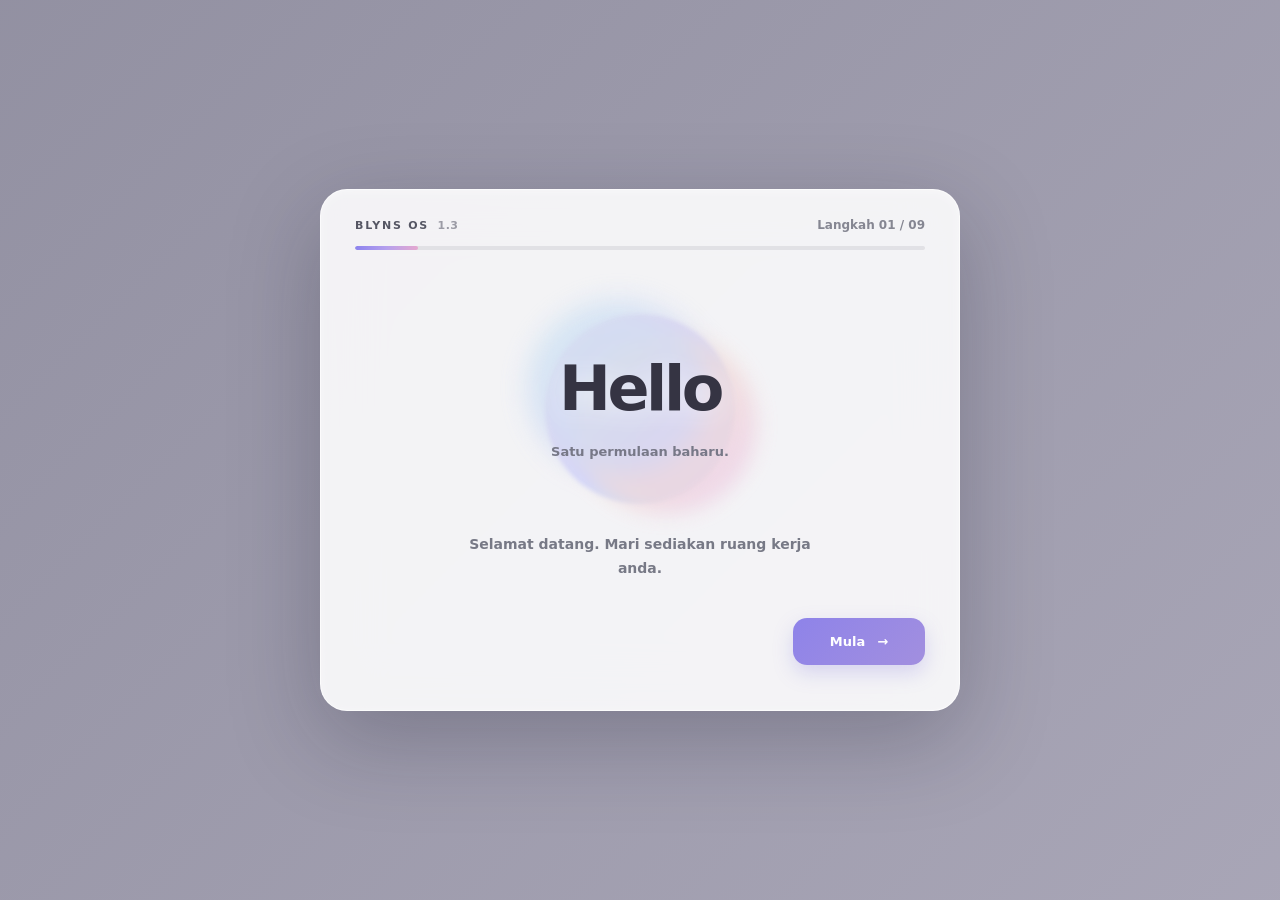
<file: Setup/Index.html>
<!DOCTYPE html>
<html lang="ms">
<head>
  <meta charset="utf-8">
  <meta name="viewport" content="width=device-width, initial-scale=1, viewport-fit=cover">
  <meta name="theme-color" content="#171927">
  <title>BlynsOS Setup</title>
  <link rel="stylesheet" href="setup.css">
  <script defer src="../Systems/security.js"></script>
  <script defer src="setup.js"></script>
</head>
<body data-standalone="true">
  <main class="setup-screen" id="setup" style="position:fixed;inset:0">
    <div class="setup-wallpaper" aria-hidden="true"></div>
    <div class="setup-shade" aria-hidden="true"></div>
    <div id="setup-root"></div>
  </main>
</body>
</html>
</file>
<file: Setup/setup.css>
/* Setup Assistant visual system adapted from the user's uploaded style.css. */
:root{--font-rounded:"Nunito","SF Pro Rounded","Arial Rounded MT Bold",system-ui,sans-serif;--ink:#22232a;--muted:#777985;--accent:#8277e8;--accent-dark:#7064d8}
.setup-screen,.setup-screen *,.welcome-screen,.welcome-screen *{font-family:var(--font-rounded)}
.setup-screen{display:flex;align-items:center;justify-content:center;text-align:center}
.welcome-screen{display:flex;align-items:center;justify-content:center}


/* Setup wallpaper and glass panel */
.setup-screen {
  z-index: 20;
  overflow: hidden;
  padding: 28px;
  background: #b9b6c7;
}

.setup-wallpaper,
.setup-shade {
  position: absolute;
  inset: -12px;
  pointer-events: none;
}

.setup-wallpaper {
  background-image: url("https://i.postimg.cc/52RNpWgB/Blyns-OS-wallpaper.jpg");
  background-position: center;
  background-size: cover;
  filter: blur(3px);
  transform: scale(1.035);
}

.setup-shade {
  background: linear-gradient(135deg, rgba(23, 25, 43, .24), rgba(24, 23, 39, .10));
}

.setup-card {
  position: relative;
  z-index: 1;
  display: flex;
  width: min(570px, 100%);
  min-height: 470px;
  max-height: min(690px, calc(100dvh - 56px));
  flex-direction: column;
  padding: 28px 34px 22px;
  overflow: auto;
  border: 1px solid rgba(255, 255, 255, .72);
  border-radius: 27px;
  background: rgba(255, 255, 255, .88);
  box-shadow: 0 28px 90px rgba(20, 20, 40, .25), 0 2px 8px rgba(255, 255, 255, .35) inset;
  color: var(--ink);
  backdrop-filter: blur(28px) saturate(1.25);
  -webkit-backdrop-filter: blur(28px) saturate(1.25);
  animation: card-arrive 800ms cubic-bezier(.18, .8, .2, 1) both;
}

@keyframes card-arrive {
  from { opacity: 0; transform: translateY(15px) scale(.985); }
  to { opacity: 1; transform: translateY(0) scale(1); }
}

.setup-topline {
  display: flex;
  align-items: center;
  justify-content: space-between;
  gap: 12px;
  margin-bottom: 14px;
}

.setup-brand {
  color: #555663;
  font-size: 11px;
  font-weight: 900;
  letter-spacing: .16em;
}

.setup-brand span {
  margin-left: 3px;
  color: #9b9ba5;
  font-weight: 700;
  letter-spacing: .04em;
}

.step-counter {
  color: #858692;
  font-size: 12px;
  font-weight: 800;
  font-variant-numeric: tabular-nums;
}

.step-track {
  width: 100%;
  height: 4px;
  margin-bottom: 28px;
  overflow: hidden;
  border-radius: 99px;
  background: rgba(70, 70, 90, .10);
}

.step-track-fill {
  width: 10%;
  height: 100%;
  border-radius: inherit;
  background: linear-gradient(90deg, #8c83ee, #b5a0ed, #e5a8cf);
  transition: width 450ms ease;
}

.step-content {
  display: flex;
  min-height: 290px;
  flex: 1;
  flex-direction: column;
  align-items: center;
  justify-content: center;
  text-align: center;
  animation: step-in 400ms ease both;
}

.step-content.step-changing {
  animation: step-in 400ms ease both;
}

@keyframes step-in {
  from { opacity: 0; transform: translateY(8px); }
  to { opacity: 1; transform: translateY(0); }
}

.step-eyebrow {
  margin: 0 0 8px;
  color: #9293a0;
  font-size: 11px;
  font-weight: 900;
  letter-spacing: .15em;
  text-transform: uppercase;
}

.step-title {
  max-width: 440px;
  margin: 0;
  color: #252631;
  font-size: clamp(25px, 4vw, 34px);
  font-weight: 900;
  letter-spacing: -.045em;
  line-height: 1.15;
}

.step-description {
  max-width: 390px;
  margin: 12px 0 0;
  color: #777986;
  font-size: 14px;
  font-weight: 600;
  line-height: 1.65;
}

/* Hello animation */
.hello-stage {
  position: relative;
  display: grid;
  width: 100%;
  min-height: 225px;
  place-items: center;
  isolation: isolate;
}

.hello-orb {
  position: absolute;
  z-index: -1;
  width: 190px;
  height: 190px;
  border-radius: 50%;
  background: linear-gradient(135deg, #f6b9d4, #c1c7ff 54%, #b9e9df);
  filter: blur(2px);
  opacity: .66;
  animation: orb-move 7s ease-in-out infinite alternate;
}

.hello-orb::before,
.hello-orb::after {
  position: absolute;
  content: "";
  border-radius: 50%;
}

.hello-orb::before {
  inset: 20px -22px -10px 30px;
  background: linear-gradient(135deg, #fbe1a8, #e8b8e6);
  filter: blur(10px);
  opacity: .8;
  animation: orb-move 6s ease-in-out infinite alternate-reverse;
}

.hello-orb::after {
  inset: -14px 25px 28px -18px;
  background: linear-gradient(135deg, #b9dff2, #c7c0f5);
  filter: blur(13px);
  opacity: .8;
}

.hello-word {
  min-height: 66px;
  margin: 0;
  color: #353443;
  font-size: clamp(42px, 8vw, 62px);
  font-weight: 900;
  letter-spacing: -.055em;
  line-height: 1;
  text-shadow: 0 5px 25px rgba(255, 255, 255, .45);
  animation: hello-word-in 700ms cubic-bezier(.2, .8, .2, 1) both;
}

.hello-caption {
  margin: 20px 0 0;
  color: #777887;
  font-size: 13px;
  font-weight: 700;
}

@keyframes orb-move {
  from { transform: translate(-8px, 4px) rotate(-8deg) scale(.94); }
  to { transform: translate(9px, -5px) rotate(12deg) scale(1.08); }
}

@keyframes hello-word-in {
  from { opacity: 0; transform: translateY(13px) scale(.97); filter: blur(5px); }
  to { opacity: 1; transform: translateY(0) scale(1); filter: blur(0); }
}

/* Form fields */
.setup-input-wrap {
  width: min(360px, 100%);
  margin-top: 27px;
  text-align: left;
}

.setup-label {
  display: block;
  margin: 0 0 8px 4px;
  color: #686a78;
  font-size: 12px;
  font-weight: 800;
}

.setup-input {
  width: 100%;
  height: 52px;
  padding: 0 17px;
  border: 1.5px solid rgba(107, 104, 140, .18);
  border-radius: 14px;
  outline: none;
  background: rgba(255, 255, 255, .78);
  color: #292a35;
  font-size: 15px;
  font-weight: 700;
  transition: border-color 180ms ease, box-shadow 180ms ease, background 180ms ease;
}

.setup-input::placeholder {
  color: #b0b0ba;
  font-weight: 600;
}

.setup-input:focus {
  border-color: #9389ec;
  background: #fff;
  box-shadow: 0 0 0 4px rgba(147, 137, 236, .13);
}

.language-options {
  display: grid;
  width: min(365px, 100%);
  gap: 12px;
  margin-top: 27px;
}

.language-option {
  display: flex;
  min-height: 62px;
  align-items: center;
  justify-content: space-between;
  padding: 0 18px;
  border: 1.5px solid rgba(107, 104, 140, .16);
  border-radius: 15px;
  background: rgba(255, 255, 255, .68);
  color: #393a46;
  cursor: pointer;
  text-align: left;
  transition: .2s ease;
}

.language-option:hover {
  border-color: rgba(130, 119, 232, .55);
  transform: translateY(-1px);
}

.language-option.selected {
  border-color: #8d83e8;
  background: rgba(238, 236, 255, .92);
  box-shadow: 0 0 0 3px rgba(141, 131, 232, .11);
}

.language-name {
  font-size: 15px;
  font-weight: 900;
}

.language-native {
  display: block;
  margin-top: 2px;
  color: #8a8b96;
  font-size: 11px;
  font-weight: 700;
}

.language-check {
  display: grid;
  width: 21px;
  height: 21px;
  place-items: center;
  border: 1.5px solid #c8c7d1;
  border-radius: 50%;
  color: transparent;
  font-size: 12px;
  font-weight: 900;
}

.language-option.selected .language-check {
  border-color: #867be3;
  background: #867be3;
  color: #fff;
}

/* Empty setup sections */
.empty-step-symbol {
  display: grid;
  width: 72px;
  height: 72px;
  margin-bottom: 21px;
  place-items: center;
  border: 1px solid rgba(133, 126, 181, .12);
  border-radius: 24px;
  background: linear-gradient(145deg, rgba(239, 237, 255, .95), rgba(255, 236, 246, .85));
  color: #8e86cd;
  font-size: 29px;
  box-shadow: 0 12px 35px rgba(94, 85, 154, .09);
}

.empty-placeholder {
  display: grid;
  width: min(360px, 100%);
  min-height: 66px;
  margin-top: 22px;
  place-items: center;
  border: 1px dashed rgba(117, 115, 139, .25);
  border-radius: 15px;
  color: #a0a0aa;
  font-size: 12px;
  font-weight: 800;
  letter-spacing: .02em;
}

/* Account creation */
.preparing-icon {
  position: relative;
  width: 65px;
  height: 65px;
  margin-bottom: 22px;
  border: 4px solid rgba(133, 124, 222, .16);
  border-top-color: #8b80e8;
  border-right-color: #d5a2d7;
  border-radius: 50%;
  animation: spin 1s linear infinite;
}

@keyframes spin {
  to { transform: rotate(360deg); }
}

.preparing-track {
  width: min(300px, 100%);
  height: 6px;
  margin-top: 27px;
  overflow: hidden;
  border-radius: 20px;
  background: rgba(80, 80, 110, .11);
}

.preparing-fill {
  width: 0;
  height: 100%;
  border-radius: inherit;
  background: linear-gradient(90deg, #9589ef, #d9a4d4, #edc4a4);
  animation: prepare-account 5s linear forwards;
}

@keyframes prepare-account {
  from { width: 0; }
  to { width: 100%; }
}

.setup-footer {
  display: flex;
  min-height: 48px;
  align-items: center;
  justify-content: space-between;
  gap: 12px;
  margin-top: 19px;
}

.continue-button {
  display: inline-flex;
  min-width: 132px;
  height: 47px;
  align-items: center;
  justify-content: center;
  gap: 12px;
  margin-left: auto;
  padding: 0 21px;
  border: 0;
  border-radius: 14px;
  background: linear-gradient(135deg, #8e83e9, #a28fdf);
  box-shadow: 0 8px 20px rgba(128, 116, 220, .25);
  color: #fff;
  cursor: pointer;
  font-size: 13px;
  font-weight: 900;
  transition: transform 180ms ease, box-shadow 180ms ease, opacity 180ms ease;
}

.continue-button:hover {
  box-shadow: 0 11px 24px rgba(128, 116, 220, .34);
  transform: translateY(-1px);
}

.continue-button:active {
  transform: translateY(1px) scale(.985);
}

.continue-button:disabled {
  cursor: default;
  opacity: .55;
  transform: none;
}

.back-button {
  height: 44px;
  padding: 0 13px;
  border: 0;
  background: transparent;
  color: #858592;
  cursor: pointer;
  font-size: 13px;
  font-weight: 800;
}

.back-button:hover {
  color: #4f4e61;
}

.setup-error {
  min-height: 17px;
  margin: 5px 0 0;
  color: #c15c76;
  font-size: 11px;
  font-weight: 800;
  text-align: right;
}

/* Welcome */
.welcome-screen {
  z-index: 30;
  background: #08090d;
  color: #fff;
}

.welcome-content {
  display: flex;
  width: min(520px, 90vw);
  flex-direction: column;
  align-items: center;
  text-align: center;
  animation: welcome-in 1.2s cubic-bezier(.2, .8, .2, 1) both;
}

.welcome-hello {
  margin: 0;
  color: #f8f7ff;
  font-size: clamp(34px, 6vw, 50px);
  font-weight: 900;
  letter-spacing: -.045em;
}

.welcome-subtitle {
  margin: 8px 0 26px;
  color: rgba(255, 255, 255, .56);
  font-size: 14px;
  font-weight: 700;
  letter-spacing: .02em;
}

.welcome-logo {
  display: block;
  width: min(240px, 58vw);
  max-height: 100px;
  object-fit: contain;
  user-select: none;
  -webkit-user-drag: none;
}

@keyframes welcome-in {
  from { opacity: 0; transform: translateY(13px) scale(.985); filter: blur(8px); }
  to { opacity: 1; transform: translateY(0) scale(1); filter: blur(0); }
}

@media (max-width: 600px) {
  .setup-screen {
    padding: 14px;
  }

  .setup-card {
    min-height: min(590px, calc(100dvh - 28px));
    max-height: calc(100dvh - 28px);
    padding: 23px 20px 17px;
    border-radius: 23px;
  }

  .step-track {
    margin-bottom: 18px;
  }

  .step-content {
    min-height: 250px;
  }

  .step-title {
    font-size: 28px;
  }

  .hello-stage {
    min-height: 190px;
  }

  .hello-orb {
    width: 160px;
    height: 160px;
  }
}

@media (prefers-reduced-motion: reduce) {
  *,
  *::before,
  *::after {
    scroll-behavior: auto !important;
    animation-duration: .01ms !important;
    animation-iteration-count: 1 !important;
    transition-duration: .01ms !important;
  }
}

/* Interactive options for the independent Setup workflow. */
.setup-choice-grid{display:grid;width:min(365px,100%);grid-template-columns:repeat(2,minmax(0,1fr));gap:12px;margin-top:22px}
.setup-choice{min-height:58px;padding:12px 16px;border:1.5px solid rgba(107,104,140,.16);border-radius:15px;background:rgba(255,255,255,.72);color:#393a46;cursor:pointer;text-align:left;font-size:14px;font-weight:800;transition:.2s ease}
.setup-choice.active{border-color:#8d83e8;background:rgba(238,236,255,.92);box-shadow:0 0 0 3px rgba(141,131,232,.11)}
.setup-wall-grid{display:grid;width:min(420px,100%);grid-template-columns:repeat(3,minmax(0,1fr));gap:10px;max-height:220px;overflow:auto;padding:3px;margin-top:18px}
.setup-wall-choice{padding:5px;border:2px solid transparent;border-radius:13px;background:rgba(255,255,255,.75);color:#373846;cursor:pointer;text-align:left;font-size:11px;font-weight:800;transition:.18s ease}
.setup-wall-choice.active{border-color:#8d83e8;background:#f0edff;box-shadow:0 0 0 2px rgba(141,131,232,.10)}
.setup-wall-preview{display:block;width:100%;height:68px;margin-bottom:6px;border-radius:9px;background-position:center!important;background-size:cover!important}
.setup-color-row{display:flex;flex-wrap:wrap;justify-content:center;gap:12px;margin:20px 0 15px}
.setup-color-choice{width:32px;height:32px;border:3px solid #fff;outline:1px solid #d5d9e3;border-radius:50%;cursor:pointer}
.setup-color-choice.active{outline:3px solid #4c88e8}
.setup-avatar-preview{display:grid;width:68px;height:68px;margin:16px auto 14px;place-items:center;border-radius:50%;color:#fff;font-size:27px;font-weight:800;box-shadow:0 8px 24px rgba(0,0,0,.12)}
.setup-screen input[type=color]{accent-color:var(--accent)}
.setup-prepare-status{margin-top:12px!important;font-size:11px!important}
.setup-error{min-height:18px;text-align:center}
@media(max-width:600px){.setup-wall-grid{grid-template-columns:repeat(2,minmax(0,1fr))}.setup-card{min-height:min(590px,calc(100dvh - 28px));max-height:calc(100dvh - 28px);padding:23px 20px 17px}.step-content{min-height:250px}.step-title{font-size:28px}.hello-stage{min-height:190px}.hello-orb{width:160px;height:160px}}


/* The setup shell is hosted by both Core and the standalone Setup page. */
#setup-root{position:relative;z-index:1;display:flex;width:100%;height:100%;align-items:center;justify-content:center;}


/* Keep the Continue button genuinely hidden on the account-preparation step.
   The .continue-button display:flex rule otherwise overrides the browser's
   default [hidden] display rule. */
#continue-button[hidden],
#back-button[hidden] {
  display: none !important;
}
</file>
